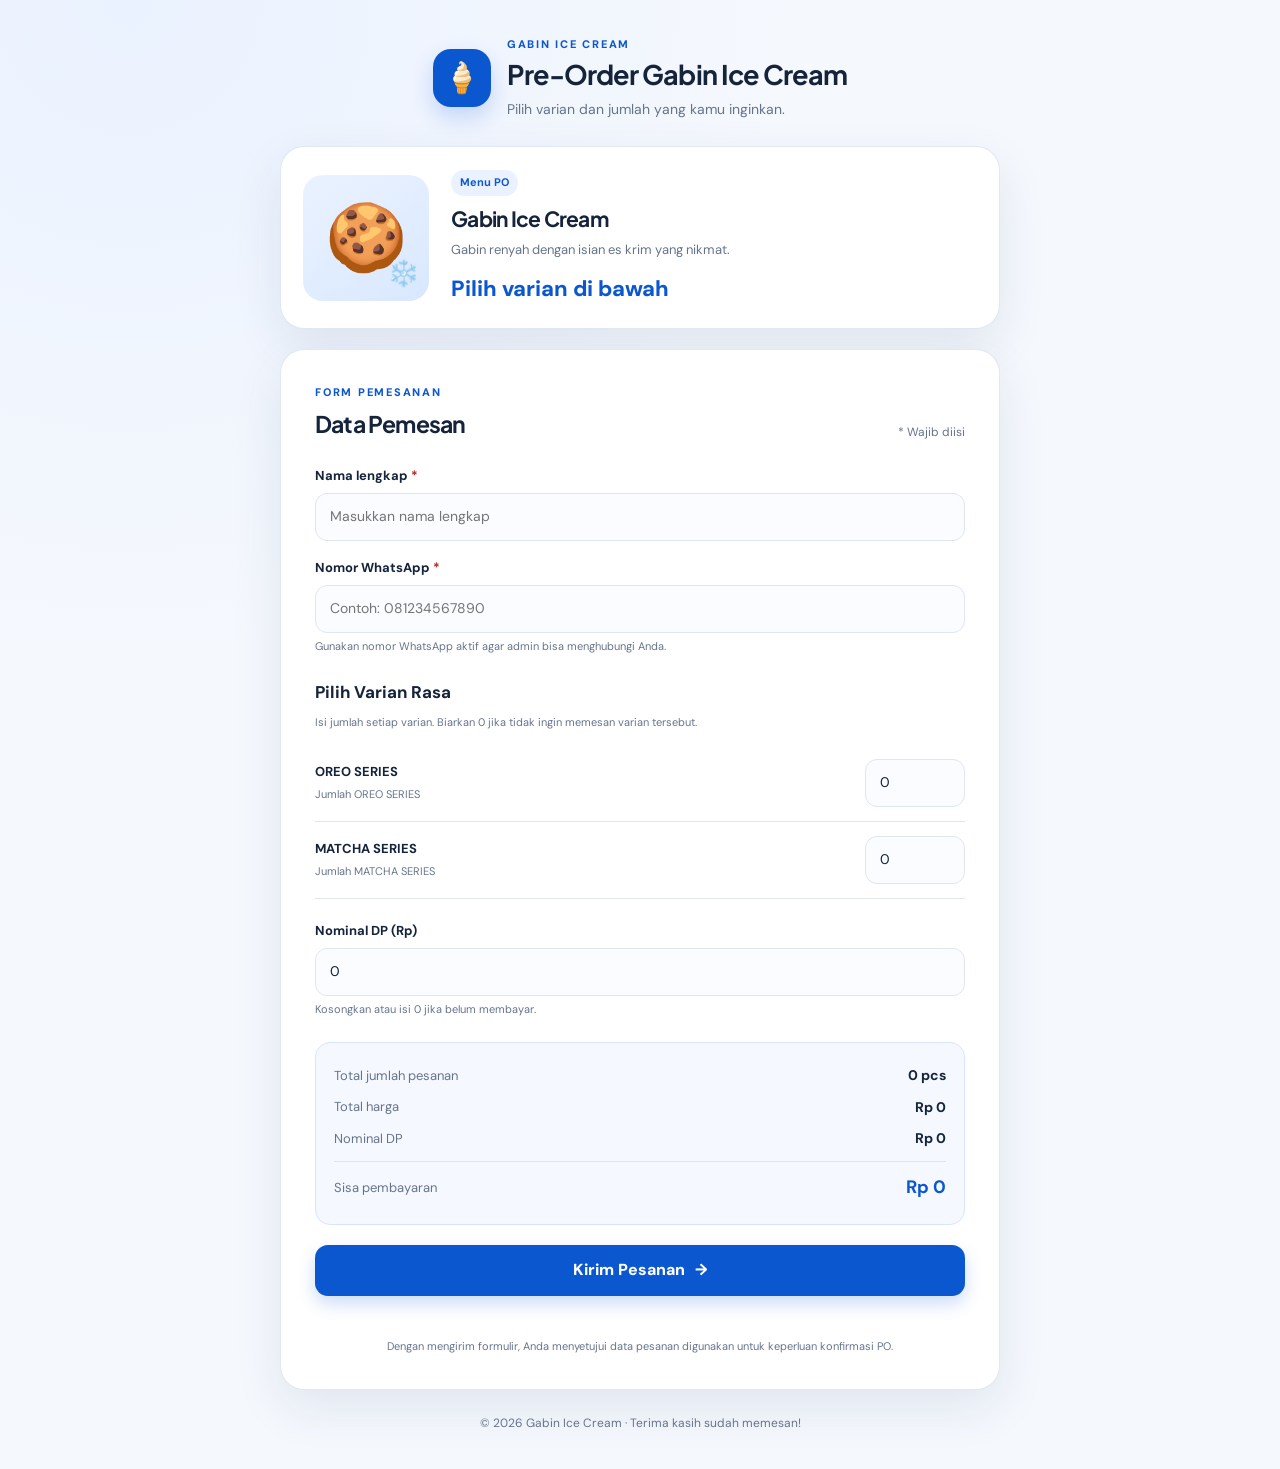
<file: index.html>
<!doctype html>
<html lang="id">
<head>
  <meta charset="UTF-8">
  <meta name="viewport" content="width=device-width, initial-scale=1.0">
  <meta name="theme-color" content="#0b57d0">
  <title>Pre-Order Gabin Ice Cream</title>
  <link rel="stylesheet" href="style.css">
</head>
<body>
  <header class="site-header">
    <div class="brand-mark" aria-hidden="true">🍦</div>
    <div>
      <p class="eyebrow">GABIN ICE CREAM</p>
      <h1>Pre-Order Gabin Ice Cream</h1>
      <p class="subheading">Pilih varian dan jumlah yang kamu inginkan.</p>
    </div>
  </header>

  <main class="page-wrap">
    <section class="product-card" aria-label="Informasi produk">
      <div class="product-visual" aria-hidden="true">🍪<span>❄️</span></div>
      <div class="product-copy">
        <span class="pill">Menu PO</span>
        <h2>Gabin Ice Cream</h2>
        <p>Gabin renyah dengan isian es krim yang nikmat.</p>
        <p class="price">Pilih varian di bawah</p>
      </div>
    </section>

    <section class="form-card">
      <div class="section-heading">
        <div>
          <p class="eyebrow">FORM PEMESANAN</p>
          <h2>Data Pemesan</h2>
        </div>
        <span class="required-note">* Wajib diisi</span>
      </div>

      <form id="orderForm">
        <label for="nama">Nama lengkap <span>*</span></label>
        <input
          id="nama"
          name="nama"
          type="text"
          autocomplete="name"
          placeholder="Masukkan nama lengkap"
          maxlength="100"
          required
        >

        <label for="whatsapp">Nomor WhatsApp <span>*</span></label>
        <input
          id="whatsapp"
          name="whatsapp"
          type="tel"
          inputmode="tel"
          autocomplete="tel"
          placeholder="Contoh: 081234567890"
          maxlength="20"
          required
        >
        <small class="field-help">
          Gunakan nomor WhatsApp aktif agar admin bisa menghubungi Anda.
        </small>

        <div class="variant-section">
          <h3>Pilih Varian Rasa</h3>
          <p class="field-help">
            Isi jumlah setiap varian. Biarkan 0 jika tidak ingin memesan varian tersebut.
          </p>

          <div id="variantList"></div>
        </div>

        <label for="dp">Nominal DP (Rp)</label>
        <input
          id="dp"
          name="dp"
          type="number"
          min="0"
          step="1000"
          value="0"
        >
        <small class="field-help">
          Kosongkan atau isi 0 jika belum membayar.
        </small>

        <div class="summary" aria-live="polite">
          <div>
            <span>Total jumlah pesanan</span>
            <strong id="totalQty">0 pcs</strong>
          </div>
          <div>
            <span>Total harga</span>
            <strong id="totalPrice">Rp0</strong>
          </div>
          <div>
            <span>Nominal DP</span>
            <strong id="dpSummary">Rp0</strong>
          </div>
          <div>
            <span>Sisa pembayaran</span>
            <strong id="remainingPrice">Rp0</strong>
          </div>
        </div>

        <button id="submitButton" type="submit">
          Kirim Pesanan <span aria-hidden="true">→</span>
        </button>

        <p id="statusMessage" class="status-message" role="status" aria-live="polite"></p>

        <p class="privacy-note">
          Dengan mengirim formulir, Anda menyetujui data pesanan digunakan
          untuk keperluan konfirmasi PO.
        </p>
      </form>
    </section>

    <footer>
      © <span id="year"></span> Gabin Ice Cream · Terima kasih sudah memesan!
    </footer>
  </main>

  <script src="config.js"></script>
  <script src="script.js"></script>
</body>
</html>
</file>
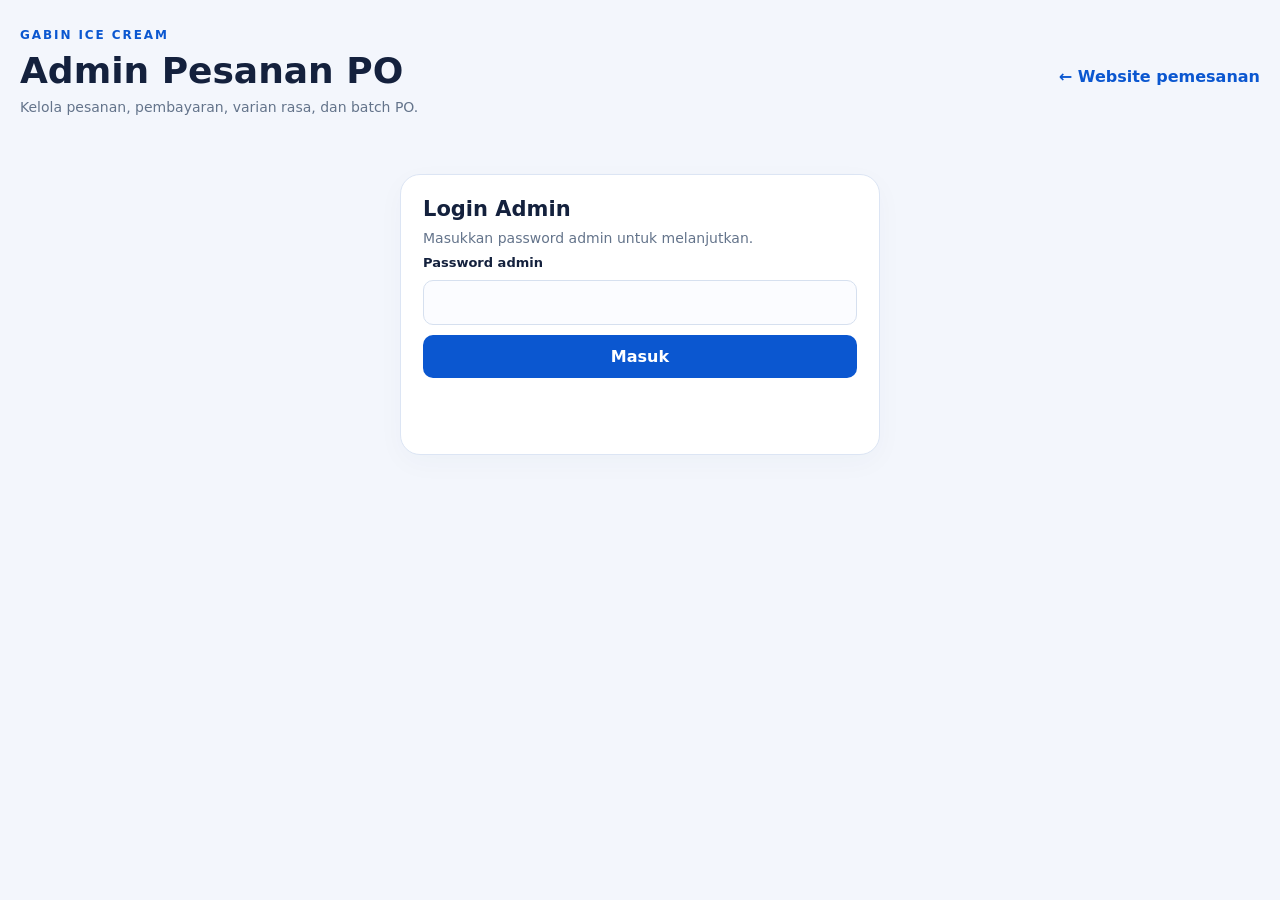
<file: admin.html>
<!doctype html>
<html lang="id"><head><meta charset="utf-8"><meta name="viewport" content="width=device-width,initial-scale=1"><title>Admin PO — Gabin Ice Cream</title><link rel="stylesheet" href="admin.css"></head>
<body><main class="wrap"><header><div><p class="eyebrow">GABIN ICE CREAM</p><h1>Admin Pesanan PO</h1><p class="muted">Kelola pesanan, pembayaran, varian rasa, dan batch PO.</p></div><a href="/" class="link">← Website pemesanan</a></header>
<section id="loginPanel" class="panel login"><h2>Login Admin</h2><p class="muted">Masukkan password admin untuk melanjutkan.</p><form id="loginForm"><label for="password">Password admin</label><input id="password" type="password" autocomplete="current-password" required maxlength="200"><button type="submit">Masuk</button><p id="loginMessage" class="message" role="status"></p></form></section>
<div id="appPanel" hidden><nav class="tabs"><button class="tab active" data-tab="orders">Pesanan</button><button class="tab" data-tab="variants">Varian rasa</button><button class="tab" data-tab="batches">Batch PO</button><button id="logoutButton" class="logout">Keluar</button></nav><p id="globalMessage" class="message" role="status"></p>
<section id="ordersTab" class="panel"><div class="section-head"><div><h2>Daftar Pesanan</h2><p class="muted">Status pesanan dan pembayaran dikelola terpisah.</p></div><button id="refreshOrders" class="secondary">Muat ulang</button></div><div class="filters"><input id="searchOrders" placeholder="Cari nama / nomor order / WhatsApp"><select id="statusFilter"><option value="">Semua status pesanan</option><option>Diproses</option><option>Selesai</option><option>Dibatalkan</option></select></div><div class="table-wrap"><table><thead><tr><th>Order</th><th>Pelanggan</th><th>Pesanan</th><th>Total</th><th>DP / Dibayar</th><th>Sisa</th><th>Pembayaran</th><th>Status pesanan</th><th>Aksi</th></tr></thead><tbody id="ordersBody"><tr><td colspan="9">Login untuk memuat pesanan.</td></tr></tbody></table></div></section>
<section id="variantsTab" class="panel" hidden><div class="section-head"><div><h2>Varian Rasa</h2><p class="muted">Hapus akan menonaktifkan varian agar riwayat pesanan tetap aman.</p></div></div><form id="variantForm" class="inline-form"><input id="variantId" type="hidden"><label>Nama rasa<input id="variantName" maxlength="60" placeholder="Contoh: Keju" required></label><button type="submit">Simpan varian</button><button type="button" id="cancelVariant" class="secondary">Batal edit</button></form><div class="table-wrap"><table><thead><tr><th>Nama rasa</th><th>Status</th><th>Aksi</th></tr></thead><tbody id="variantsBody"></tbody></table></div></section>
<section id="batchesTab" class="panel" hidden><h2>Batch PO</h2><p class="muted">Pesanan lama akan ditandai sebagai PO-001 tanpa mengubah data order yang sudah ada.</p><form id="batchForm" class="inline-form"><label>Nama batch<input id="batchName" required placeholder="Contoh: PO Batch 2"></label><label>Periode<input id="batchPeriod" placeholder="Contoh: November 2026"></label><button type="submit">Buat batch</button></form><div class="table-wrap"><table><thead><tr><th>ID</th><th>Nama batch</th><th>Periode</th><th>Status</th></tr></thead><tbody id="batchesBody"></tbody></table></div></section></div></main><script src="admin.js"></script></body></html>
</file>
<file: style.css>
@import url('https://fonts.googleapis.com/css2?family=DM+Sans:wght@400;500;600;700&family=Plus+Jakarta+Sans:wght@500;600;700;800&display=swap');

:root {
  --blue: #0b57d0;
  --blue-dark: #0846a8;
  --blue-soft: #eaf2ff;
  --ink: #15233b;
  --muted: #66748b;
  --line: #dfe6f0;
  --surface: #ffffff;
  --background: #f5f8fd;
  --green: #157347;
  --red: #b42318;
  --shadow: 0 18px 50px rgba(24, 54, 100, .09);
}
* { box-sizing: border-box; }
body {
  margin: 0;
  color: var(--ink);
  background: radial-gradient(circle at 10% 0%, #eaf2ff 0, transparent 35%), var(--background);
  font-family: "DM Sans", Arial, sans-serif;
  line-height: 1.55;
}
.site-header {
  display: flex; align-items: center; justify-content: center; gap: 16px;
  padding: 36px 20px 26px;
}
.brand-mark {
  display: grid; place-items: center; width: 58px; height: 58px;
  border-radius: 18px; background: var(--blue); color: white; font-size: 30px;
  box-shadow: 0 10px 22px rgba(11,87,208,.2);
}
.eyebrow { margin: 0 0 5px; color: var(--blue); font-size: 11px; font-weight: 800; letter-spacing: .16em; }
h1, h2 { font-family: "Plus Jakarta Sans", "DM Sans", sans-serif; letter-spacing: -.035em; }
h1 { font-size: clamp(20px, 3vw, 27px); margin: 0; line-height: 1.25; }
.subheading { margin: 7px 0 0; color: var(--muted); font-size: 14px; }
.page-wrap { width: min(100% - 32px, 720px); margin: 0 auto 32px; }
.product-card, .form-card {
  background: var(--surface); border: 1px solid rgba(223,230,240,.9);
  border-radius: 24px; box-shadow: var(--shadow);
}
.product-card { display: flex; align-items: center; gap: 22px; padding: 22px; margin-bottom: 20px; }
.product-visual {
  position: relative; flex: 0 0 126px; height: 126px; display: grid; place-items: center;
  border-radius: 20px; background: linear-gradient(145deg, #eaf2ff, #d9e8ff); font-size: 66px;
}
.product-visual span { position: absolute; bottom: 8px; right: 10px; font-size: 26px; }
.pill { display: inline-block; padding: 4px 9px; border-radius: 999px; background: var(--blue-soft); color: var(--blue); font-size: 11px; font-weight: 700; }
.product-copy h2 { margin: 7px 0 5px; font-size: 21px; }
.product-copy p { margin: 0; color: var(--muted); font-size: 13px; }
.product-copy .price { margin-top: 12px; color: var(--blue); font-size: 22px; font-weight: 800; }
.price small { font-size: 12px; color: var(--muted); font-weight: 500; }
.form-card { padding: clamp(20px, 5vw, 34px); }
.section-heading { display: flex; justify-content: space-between; align-items: end; gap: 10px; margin-bottom: 24px; }
.section-heading h2 { margin: 0; font-size: 23px; }
.required-note { color: var(--muted); font-size: 12px; }
label { display: block; margin: 17px 0 7px; font-weight: 700; font-size: 13px; }
label span { color: var(--red); }
input {
  width: 100%; min-height: 48px; padding: 12px 14px; border: 1px solid var(--line);
  border-radius: 12px; background: #fbfcff; color: var(--ink); font: inherit; font-size: 14px;
  outline: none; transition: border-color .15s, box-shadow .15s;
}
input:focus { border-color: var(--blue); box-shadow: 0 0 0 3px rgba(11,87,208,.12); background: white; }
.field-help { display: block; margin-top: 5px; color: var(--muted); font-size: 11px; }
.two-columns { display: grid; grid-template-columns: 1fr 1fr; gap: 16px; }
.summary { margin-top: 24px; padding: 17px 18px; border: 1px solid #d7e5ff; border-radius: 15px; background: #f5f8ff; }
.summary div { display: flex; align-items: center; justify-content: space-between; gap: 12px; padding: 5px 0; }
.summary span { color: var(--muted); font-size: 13px; }
.summary strong { font-size: 14px; font-variant-numeric: tabular-nums; }
.summary div:last-child { border-top: 1px solid #d7e5ff; margin-top: 6px; padding-top: 12px; }
.summary div:last-child strong { color: var(--blue); font-size: 18px; }
button {
  display: flex; align-items: center; justify-content: center; gap: 10px; width: 100%;
  min-height: 51px; margin-top: 20px; border: 0; border-radius: 13px;
  background: var(--blue); color: white; font: inherit; font-weight: 800; cursor: pointer;
  box-shadow: 0 8px 18px rgba(11,87,208,.2); transition: background .15s, transform .15s;
}
button:hover { background: var(--blue-dark); transform: translateY(-1px); }
button:disabled { cursor: wait; opacity: .65; transform: none; }
.status-message { min-height: 20px; margin: 12px 0 0; font-size: 13px; font-weight: 600; }
.status-message.success { color: var(--green); }
.status-message.error { color: var(--red); }
.privacy-note { color: var(--muted); font-size: 11px; text-align: center; margin: 10px 0 0; }
footer { padding: 24px 0 4px; text-align: center; color: var(--muted); font-size: 12px; }
@media (max-width: 520px) {
  .site-header { justify-content: flex-start; padding-top: 26px; }
  .brand-mark { flex-basis: 48px; width: 48px; height: 48px; border-radius: 15px; font-size: 25px; }
  .product-card { align-items: flex-start; gap: 15px; padding: 16px; border-radius: 20px; }
  .product-visual { flex-basis: 90px; height: 100px; border-radius: 16px; font-size: 48px; }
  .product-copy h2 { font-size: 18px; }
  .product-copy p { font-size: 12px; }
  .product-copy .price { font-size: 19px; }
  .two-columns { grid-template-columns: 1fr; gap: 0; }
}


.variant-section {
  margin-top: 24px;
  margin-bottom: 22px;
}

.variant-section h3 {
  margin: 0 0 8px;
  font-size: 17px;
}

.variant-section > .field-help {
  display: block;
  margin-bottom: 14px;
}

.variant-row {
  display: flex;
  align-items: center;
  justify-content: space-between;
  gap: 16px;
  padding: 14px 0;
  border-bottom: 1px solid var(--line);
}

.variant-row label {
  display: block;
  margin: 0 0 4px;
}

.variant-row .field-help {
  display: block;
  margin: 0;
}

.variant-row input {
  width: 100px;
  min-width: 80px;
}

#submitButton:disabled {
  opacity: 0.65;
  cursor: wait;
}

.status-message.error {
  color: var(--red);
}
</file>
<file: admin.css>
:root{font-family:Inter,ui-sans-serif,system-ui,-apple-system,"Segoe UI",sans-serif;color:#14213d;background:#f3f6fc;font-synthesis:none}*{box-sizing:border-box}body{margin:0}.wrap{max-width:1500px;margin:0 auto;padding:28px 20px 60px}header,.section-head{display:flex;align-items:center;justify-content:space-between;gap:16px}header{margin-bottom:22px}.eyebrow{font-size:12px;letter-spacing:.16em;color:#0b57d0;font-weight:800;margin:0 0 8px}h1{font-size:clamp(26px,4vw,36px);margin:0}h2{font-size:21px;margin:0 0 7px}.muted{color:#64748b;font-size:14px;line-height:1.5;margin:6px 0}.link{color:#0b57d0;text-decoration:none;font-weight:700}.panel{background:white;border:1px solid #dce5f4;border-radius:20px;padding:22px;margin:16px 0;box-shadow:0 8px 28px #12315b08}.login{max-width:480px;margin:50px auto}.login form{display:grid;gap:10px}label{font-size:13px;font-weight:700;display:grid;gap:7px}input,select{font:inherit;border:1px solid #d6e0ef;border-radius:10px;padding:12px;background:#fbfcff;min-width:0;color:#14213d}button{font:inherit;font-weight:750;border:0;border-radius:10px;padding:12px 15px;background:#0b57d0;color:white;cursor:pointer;white-space:nowrap}button:disabled{opacity:.55;cursor:wait}.secondary{background:#eaf1ff;color:#0b57d0}.logout{margin-left:auto;background:#fff0f0;color:#b42318}.tabs{display:flex;gap:8px;align-items:center;flex-wrap:wrap}.tab{background:#e7edf7;color:#42526b}.tab.active{background:#0b57d0;color:#fff}.filters{display:flex;gap:10px;margin:18px 0}.filters input{flex:1}.table-wrap{overflow:auto;width:100%;margin-top:15px}table{width:100%;border-collapse:collapse;font-size:13px;min-width:1000px}th,td{text-align:left;padding:12px;border-bottom:1px solid #e8edf5;vertical-align:top}th{background:#f5f8fd;color:#40516c;font-size:12px;white-space:nowrap}td small{display:block;color:#64748b;margin-top:4px}.actions{display:flex;gap:6px;flex-wrap:wrap}.actions button{font-size:12px;padding:8px 10px}.pill{display:inline-block;border-radius:20px;padding:5px 8px;background:#edf2fa;color:#34445c;font-size:11px;font-weight:800}.pill.good{background:#e5f8ed;color:#147a43}.pill.warn{background:#fff4d6;color:#946200}.message{font-size:13px;min-height:18px}.message.error{color:#b42318}.message.success{color:#147a43}.inline-form{display:flex;gap:12px;align-items:end;flex-wrap:wrap;margin:20px 0}.inline-form label{min-width:220px}.inline-form input{display:block;width:100%}[hidden]{display:none!important}@media(max-width:650px){.wrap{padding:18px 12px 40px}header,.section-head{align-items:flex-start;flex-direction:column}.filters{flex-direction:column}.panel{padding:16px}.logout{margin-left:0}}
</file>
